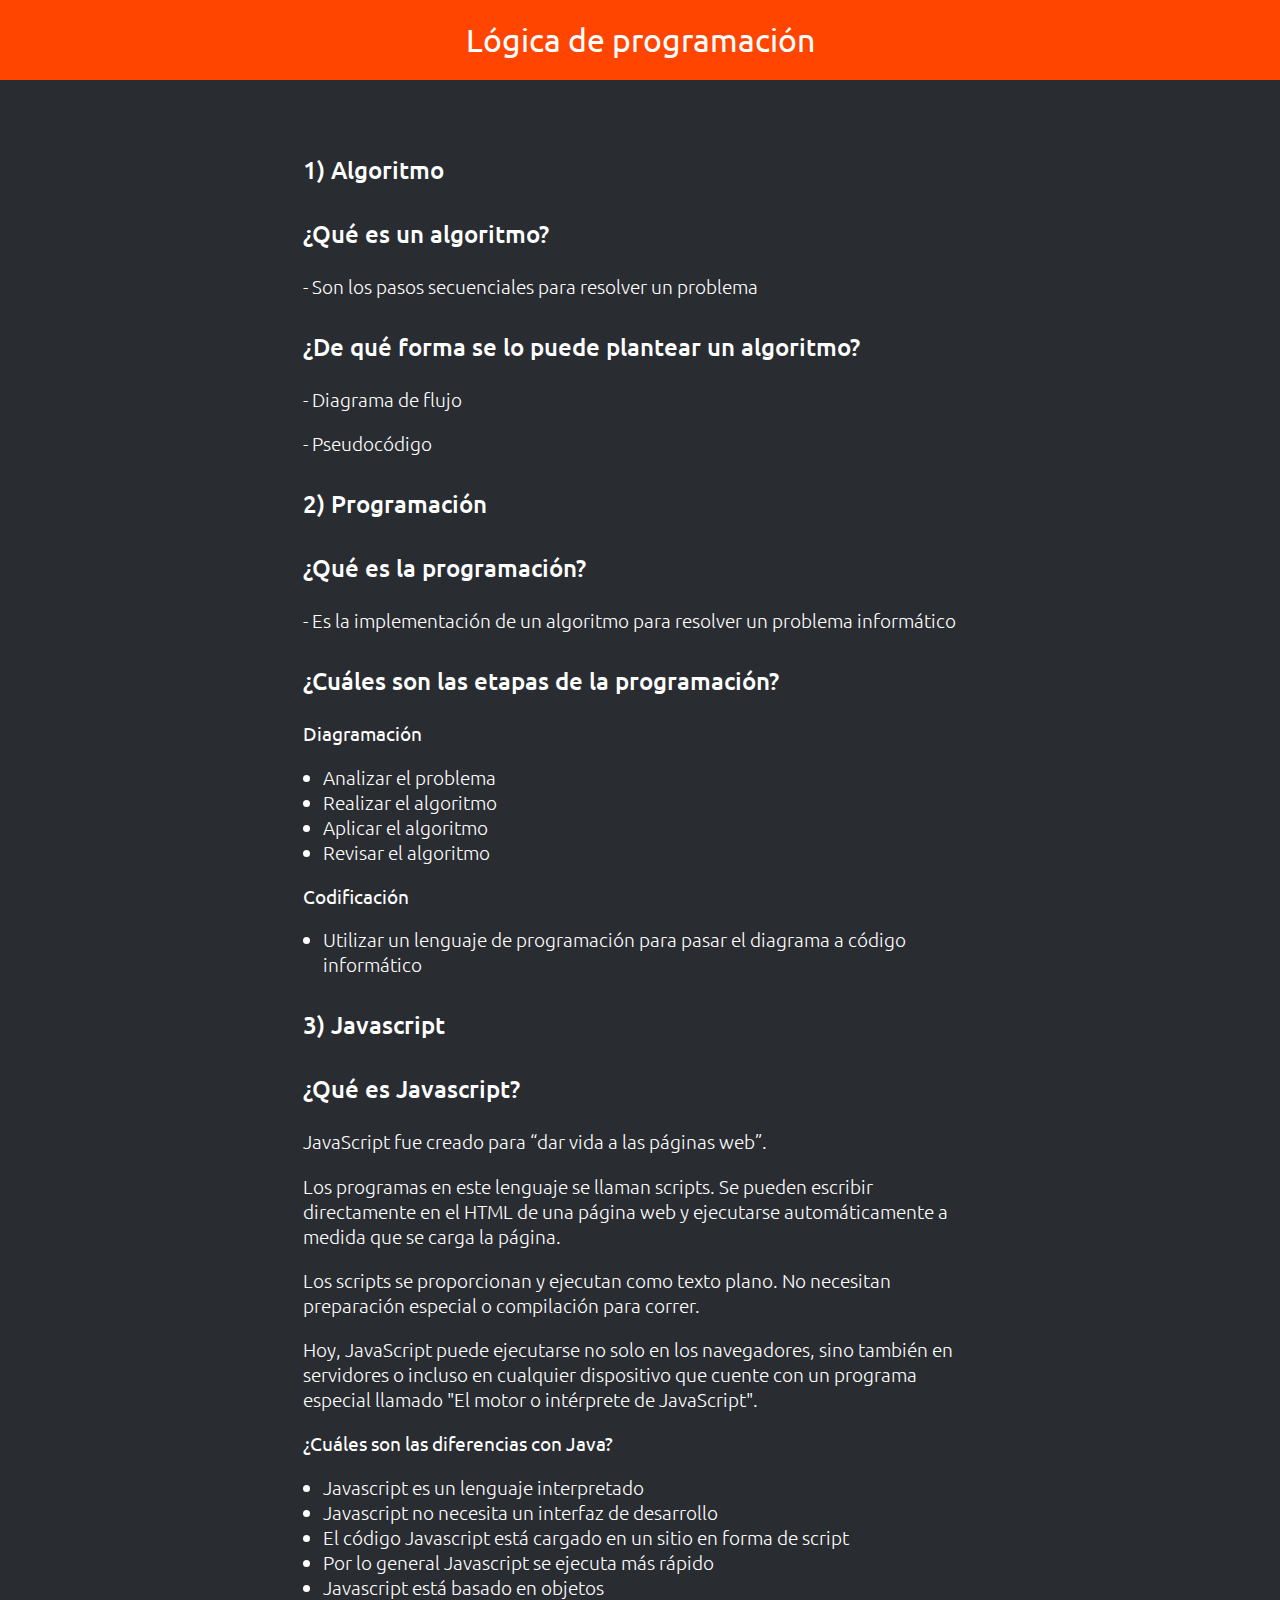
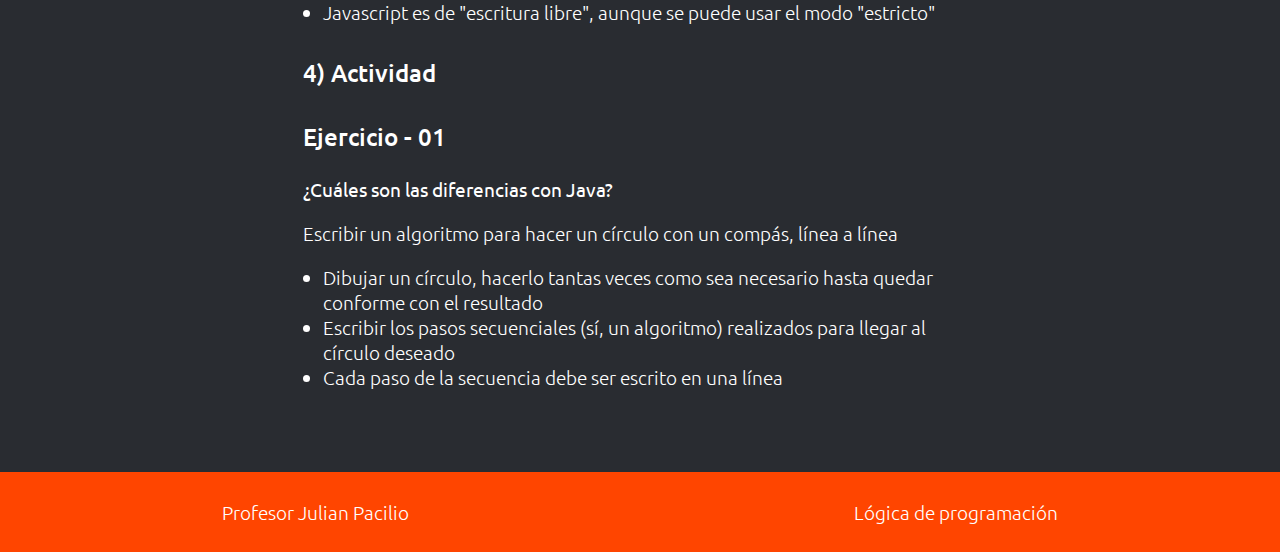
<file: Clase_1/index.html>
<!DOCTYPE html>
<html lang="es">
<head>
    <meta charset="UTF-8">
    <meta name="viewport" content="width=device-width, initial-scale=1.0">
    <link rel="stylesheet" href="css/styles.css">
    <title>Lógica de programación</title>
</head>
<body>
    <header>
        <h1>Lógica de programación</h1>
    </header>
    <main>
        <section>
            <h2>1) Algoritmo</h2>
            <article>
                <h2>¿Qué es un algoritmo?</h2>
                <p>- Son los pasos secuenciales para resolver un problema</p>
            </article>
            <article>
                <h2>¿De qué forma se lo puede plantear un algoritmo?</h2>
                <p>- Diagrama de flujo</p>
                <p>- Pseudocódigo</p>
            </article>
        </section>
        <section>
            <h2>2) Programación</h2>
            <article>
                <h2>¿Qué es la programación?</h2>
                <p>- Es la implementación de un algoritmo para resolver un problema informático</p>
            </article>
            <article>
                <h2>¿Cuáles son las etapas de la programación?</h2>
                <h3>Diagramación</h3>
                <ul>
                    <li>Analizar el problema</li>
                    <li>Realizar el algoritmo</li>
                    <li>Aplicar el algoritmo</li>
                    <li>Revisar el algoritmo</li>
                </ul>
                <h3>Codificación</h3>
                <ul>
                    <li>Utilizar un lenguaje de programación para pasar el diagrama a código informático</li>
                </ul>
            </article>
        </section>
        <section>
            <h2>3) Javascript</h2>
            <article>
                <h2>¿Qué es Javascript?</h2>
                <p>JavaScript fue creado para “dar vida a las páginas web”.</p>
                <p>Los programas en este lenguaje se llaman scripts. Se pueden escribir directamente en el HTML de una página web y ejecutarse automáticamente a medida que se carga la página.</p>
                <p>Los scripts se proporcionan y ejecutan como texto plano. No necesitan preparación especial o compilación para correr.</p>
                <p>Hoy, JavaScript puede ejecutarse no solo en los navegadores, sino también en servidores o incluso en cualquier dispositivo que cuente con un programa especial llamado "El motor o intérprete de JavaScript".</p>
                
                <h3>¿Cuáles son las diferencias con Java?</h3>
                <ul>
                    <li>Javascript es un lenguaje interpretado</li>
                    <li>Javascript no necesita un interfaz de desarrollo</li>
                    <li>El código Javascript está cargado en un sitio en forma de script</li>
                    <li>Por lo general Javascript se ejecuta más rápido</li>
                    <li>Javascript está basado en objetos</li>
                    <li>Javascript es de "escritura libre", aunque se puede usar el modo "estricto"</li>
                </ul>
            </article>
            <section>
                <h2>4) Actividad</h2>
                <article>
                    <h2>Ejercicio - 01</h2>
                    <h3>¿Cuáles son las diferencias con Java?</h3>
                    <p>Escribir un algoritmo para hacer un círculo con un compás, línea a línea</p>
                    <ul>
                        <li> Dibujar un círculo, hacerlo tantas veces como sea necesario hasta quedar conforme con 
                            el resultado</li>
                        <li>Escribir los pasos secuenciales (sí, un algoritmo) realizados para llegar al círculo deseado</li>
                        <li>Cada paso de la secuencia debe ser escrito en una línea</li>
                    </ul>
                </article>
        </section>
    </main>
    <footer>
        <div>
            <p>Profesor Julian Pacilio</p>
        </div>
        <div>
            <p>Lógica de programación</p>
        </div>
    </footer>
</body>
</html>
</file>
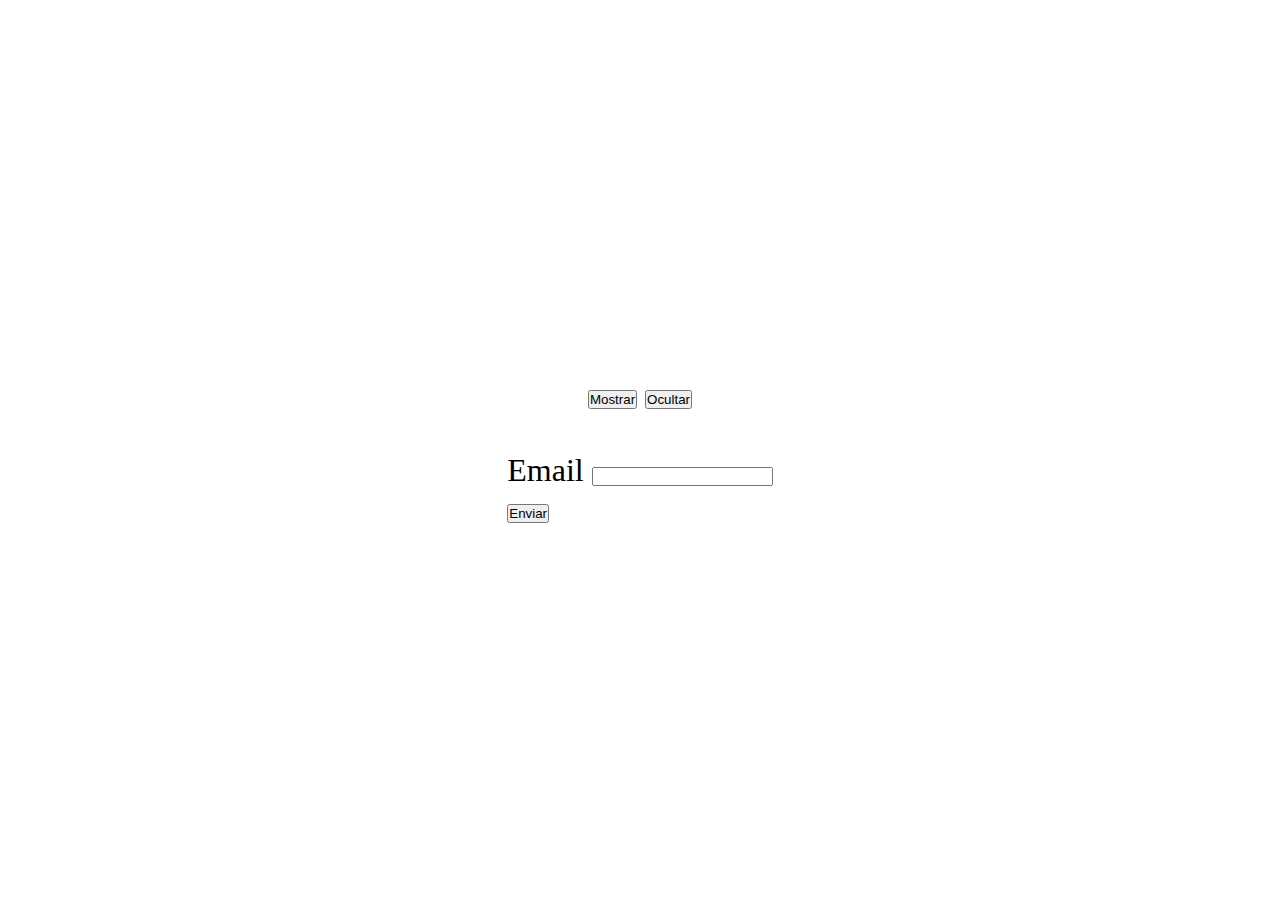
<file: Clase_6/eventos/index.html>
<!DOCTYPE html>
<html lang="en">
<head>
    <meta charset="UTF-8">
    <meta name="viewport" content="width=device-width, initial-scale=1.0">
    <title>Eventos</title>
    <style>
        * {
            margin: 0;
            padding: 0;
            box-sizing: border-box;
        }

        body {
            height: 100vh;
            display: flex;
            flex-direction: column;
            justify-content: center;
            align-items: center;
            margin: 0 auto;
        }

        section  {
            font-size: 2em;
            margin: 20px;
        }

        ul {
            list-style: none;
            display: flex;
            flex-wrap: wrap;
            justify-content: center;
            align-items: center;
            gap: 20px;
        }


    </style>
</head>
<body>
    <section id="elementos" style="display: none;">
        <ul>
            <li class="item item_1"></li>
            <li class="item item_2"></li>
            <li class="item item_3"></li>
            <li class="item item_4"></li>
        </ul>
    </section>
    <section>
        <button id="button_1">Mostrar</button>
        <button id="button_2">Ocultar</button>
    </section>
    <section id="form">
        <form action="#" method="get" enctype="application/x-www-form-urlencoded">
            <div>
                <label for="email">Email</label>
                <input type="text" name="email" id="email">
            </div>
            <div>
                <button type="submit">Enviar</button>
            </div>
        </form>
    </section>
    <script src="js/eventos.js"></script>
</body>
</html>
</file>
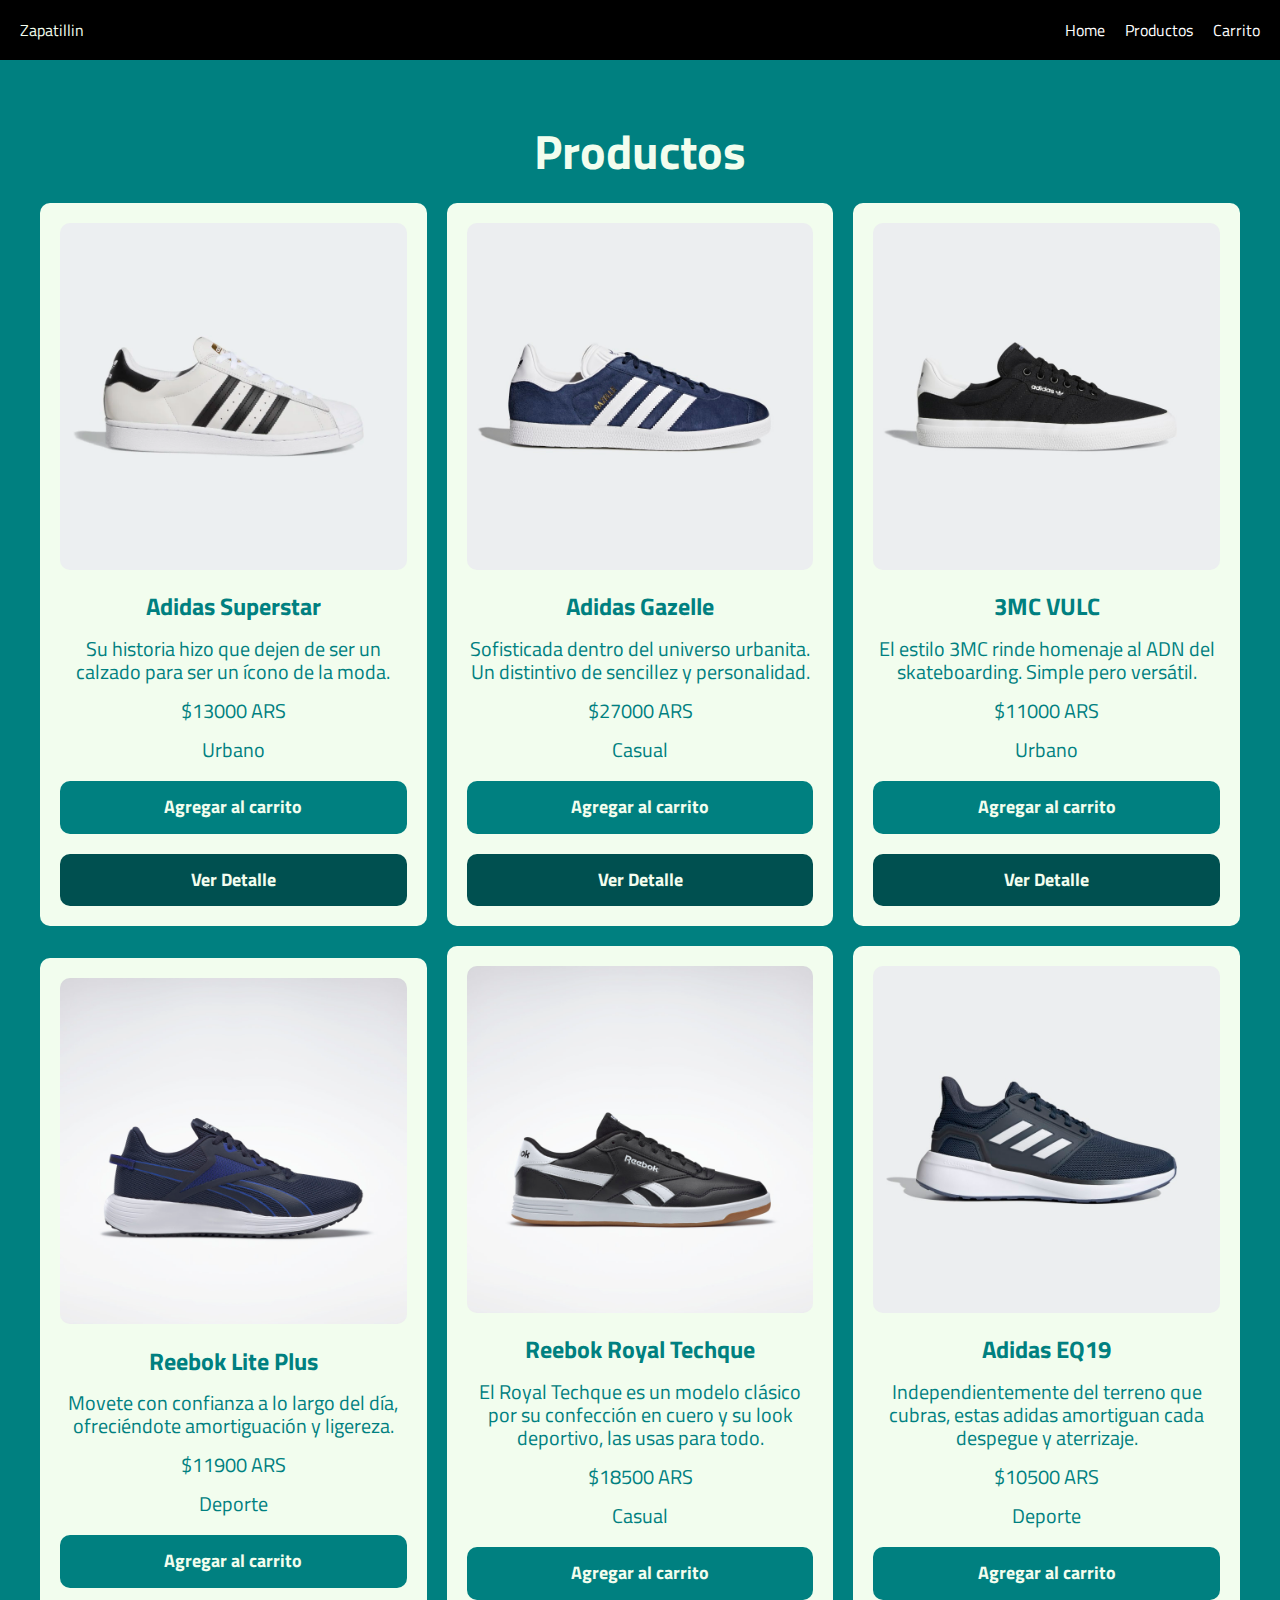
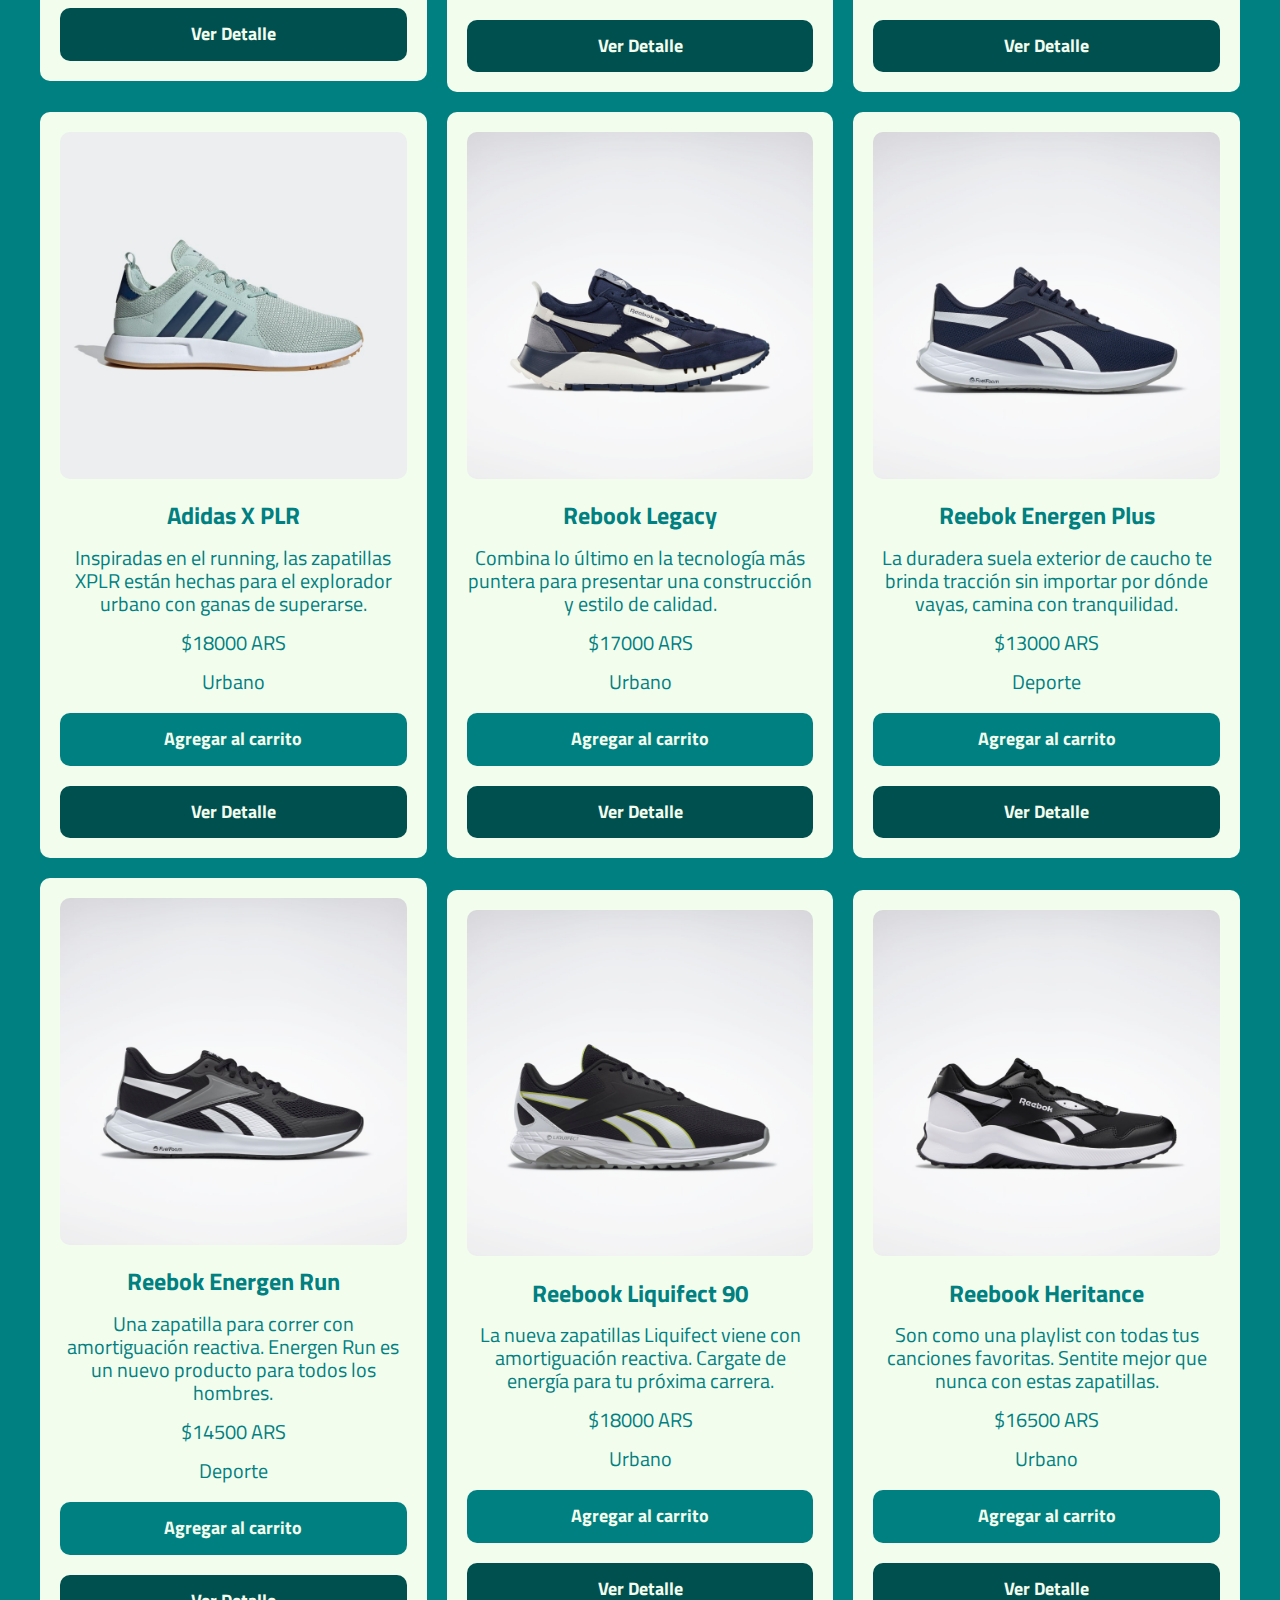
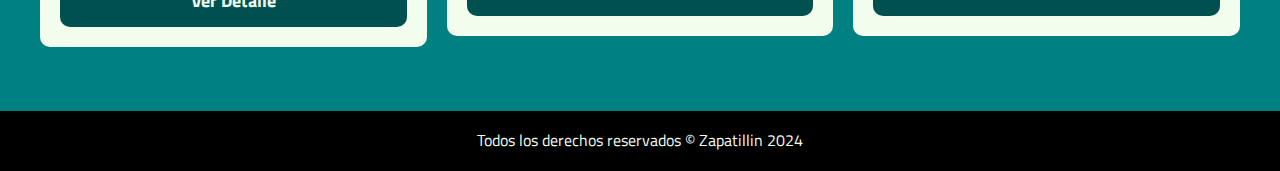
<file: Clase_6/practica/index.html>
<!DOCTYPE html>
<html lang="es">
<head>
    <meta charset="UTF-8">
    <meta name="viewport" content="width=device-width, initial-scale=1.0">
    <link rel="stylesheet" href="css/styles.css">
    <title>JS - Website Dinámica</title>
</head>
<body>
    <header class="hero">
        <div class="logo">
            Zapatillin
        </div>
        <nav>
            <ul class="nav__links">
                <li><a href="#">Home</a></li>
                <li><a href="#">Productos</a></li>
                <li><a href="#">Carrito</a></li>
            </ul>
        </nav>
    </header>
    <main>
        <section id="productos">
            <h2>Productos</h2>
            <!-- <ul class="container__productos">
                <li id="1" class="container__productos__item">
                    <figure class="container__productos__item__img">
                        <img src="./img/01_Adidas_Superstar.jpg" alt="Adidas Superstar">
                    </figure>
                    <div class="container__productos__item__info">
                        <h3>Adidas Superstar</h3>
                        <p>Su historia hizo que dejen de ser un calzado para ser un ícono de la moda.</p>
                        <p>$<span>13000</span></p>
                        <p>Urbano</p>
                    </div>
                    <div class="container__productos__item__botones">
                        <button class="btn">Agregar al carrito</button>
                        <a class="btn" href="#">Ver Detalle</a>
                    </div>
                </li>
                <li id="2" class="container__productos__item">
                    <figure class="container__productos__item__img">
                        <img src="./img/01_Adidas_Superstar.jpg" alt="Adidas Superstar">
                    </figure>
                    <div class="container__productos__item__info">
                        <h3>Adidas Superstar</h3>
                        <p>Su historia hizo que dejen de ser un calzado para ser un ícono de la moda.</p>
                        <span>$13000</span>
                        <p>Urbano</p>
                    </div>
                    <div class="container__productos__item__botones">
                        <button class="btn">Agregar al carrito</button>
                        <a class="btn" href="#">Ver Detalle</a>
                    </div>
                </li>
                <li id="3" class="container__productos__item">
                    <figure class="container__productos__item__img">
                        <img src="./img/01_Adidas_Superstar.jpg" alt="Adidas Superstar">
                    </figure>
                    <div class="container__productos__item__info">
                        <h3>Adidas Superstar</h3>
                        <p>Su historia hizo que dejen de ser un calzado para ser un ícono de la moda.</p>
                        <span>$13000</span>
                        <p>Urbano</p>
                    </div>
                    <div class="container__productos__item__botones">
                        <button class="btn">Agregar al carrito</button>
                        <a class="btn" href="#">Ver Detalle</a>
                    </div>
                </li>
                <li id="4" class="container__productos__item">
                    <figure class="container__productos__item__img">
                        <img src="./img/01_Adidas_Superstar.jpg" alt="Adidas Superstar">
                    </figure>
                    <div class="container__productos__item__info">
                        <h3>Adidas Superstar</h3>
                        <p>Su historia hizo que dejen de ser un calzado para ser un ícono de la moda.</p>
                        <span>$13000</span>
                        <p>Urbano</p>
                    </div>
                    <div class="container__productos__item__botones">
                        <button class="btn">Agregar al carrito</button>
                        <a class="btn" href="#">Ver Detalle</a>
                    </div>
                </li>
                <li id="5" class="container__productos__item">
                    <figure class="container__productos__item__img">
                        <img src="./img/01_Adidas_Superstar.jpg" alt="Adidas Superstar">
                    </figure>
                    <div class="container__productos__item__info">
                        <h3>Adidas Superstar</h3>
                        <p>Su historia hizo que dejen de ser un calzado para ser un ícono de la moda.</p>
                        <span>$13000</span>
                        <p>Urbano</p>
                    </div>
                    <div class="container__productos__item__botones">
                        <button class="btn">Agregar al carrito</button>
                        <a class="btn" href="#">Ver Detalle</a>
                    </div>
                </li>
                <li id="6" class="container__productos__item">
                    <figure class="container__productos__item__img">
                        <img src="./img/01_Adidas_Superstar.jpg" alt="Adidas Superstar">
                    </figure>
                    <div class="container__productos__item__info">
                        <h3>Adidas Superstar</h3>
                        <p>Su historia hizo que dejen de ser un calzado para ser un ícono de la moda.</p>
                        <span>$13000</span>
                        <p>Urbano</p>
                    </div>
                    <div class="container__productos__item__botones">
                        <button class="btn">Agregar al carrito</button>
                        <a class="btn" href="#">Ver Detalle</a>
                    </div>
                </li>
                <li id="7" class="container__productos__item">
                    <figure class="container__productos__item__img">
                        <img src="./img/01_Adidas_Superstar.jpg" alt="Adidas Superstar">
                    </figure>
                    <div class="container__productos__item__info">
                        <h3>Adidas Superstar</h3>
                        <p>Su historia hizo que dejen de ser un calzado para ser un ícono de la moda.</p>
                        <span>$13000</span>
                        <p>Urbano</p>
                    </div>
                    <div class="container__productos__item__botones">
                        <button class="btn">Agregar al carrito</button>
                        <a class="btn" href="#">Ver Detalle</a>
                    </div>
                </li>
                <li id="8" class="container__productos__item">
                    <figure class="container__productos__item__img">
                        <img src="./img/01_Adidas_Superstar.jpg" alt="Adidas Superstar">
                    </figure>
                    <div class="container__productos__item__info">
                        <h3>Adidas Superstar</h3>
                        <p>Su historia hizo que dejen de ser un calzado para ser un ícono de la moda.</p>
                        <span>$13000</span>
                        <p>Urbano</p>
                    </div>
                    <div class="container__productos__item__botones">
                        <button class="btn">Agregar al carrito</button>
                        <a class="btn" href="#">Ver Detalle</a>
                    </div>
                </li>
                <li id="9" class="container__productos__item">
                    <figure class="container__productos__item__img">
                        <img src="./img/01_Adidas_Superstar.jpg" alt="Adidas Superstar">
                    </figure>
                    <div class="container__productos__item__info">
                        <h3>Adidas Superstar</h3>
                        <p>Su historia hizo que dejen de ser un calzado para ser un ícono de la moda.</p>
                        <span>$13000</span>
                        <p>Urbano</p>
                    </div>
                    <div class="container__productos__item__botones">
                        <button class="btn">Agregar al carrito</button>
                        <a class="btn" href="#">Ver Detalle</a>
                    </div>
                </li>
                <li id="10" class="container__productos__item">
                    <figure class="container__productos__item__img">
                        <img src="./img/01_Adidas_Superstar.jpg" alt="Adidas Superstar">
                    </figure>
                    <div class="container__productos__item__info">
                        <h3>Adidas Superstar</h3>
                        <p>Su historia hizo que dejen de ser un calzado para ser un ícono de la moda.</p>
                        <span>$13000</span>
                        <p>Urbano</p>
                    </div>
                    <div class="container__productos__item__botones">
                        <button class="btn">Agregar al carrito</button>
                        <a class="btn" href="#">Ver Detalle</a>
                    </div>
                </li>
                <li id="11" class="container__productos__item">
                    <figure class="container__productos__item__img">
                        <img src="./img/01_Adidas_Superstar.jpg" alt="Adidas Superstar">
                    </figure>
                    <div class="container__productos__item__info">
                        <h3>Adidas Superstar</h3>
                        <p>Su historia hizo que dejen de ser un calzado para ser un ícono de la moda.</p>
                        <span>$13000</span>
                        <p>Urbano</p>
                    </div>
                    <div class="container__productos__item__botones">
                        <button class="btn">Agregar al carrito</button>
                        <a class="btn" href="#">Ver Detalle</a>
                    </div>
                </li>
                <li id="12" class="container__productos__item">
                    <figure class="container__productos__item__img">
                        <img src="./img/01_Adidas_Superstar.jpg" alt="Adidas Superstar">
                    </figure>
                    <div class="container__productos__item__info">
                        <h3>Adidas Superstar</h3>
                        <p>Su historia hizo que dejen de ser un calzado para ser un ícono de la moda.</p>
                        <span>$13000</span>
                        <p>Urbano</p>
                    </div>
                    <div class="container__productos__item__botones">
                        <button class="btn">Agregar al carrito</button>
                        <a class="btn" href="#">Ver Detalle</a>
                    </div>
                </li>
            </ul> -->
            <ul id="lista__productos" class="container__productos"></ul>
        </section>
        <!-- <section>
            <form action="#" method="get" enctype="application/x-www-form-urlencoded">
                <div>
                    <label for="email"></label>
                    <input type="text" name="email" id="email">
                </div>
                <div>
                    <button type="submit">Enviar</button>
                </div>
            </form>
        </section> -->
    </main>
    <footer>
        <p>
            Todos los derechos reservados &copy; Zapatillin 2024
        </p>
    </footer>
    <script src="js/main.js"></script>
</body>
</html>
</file>
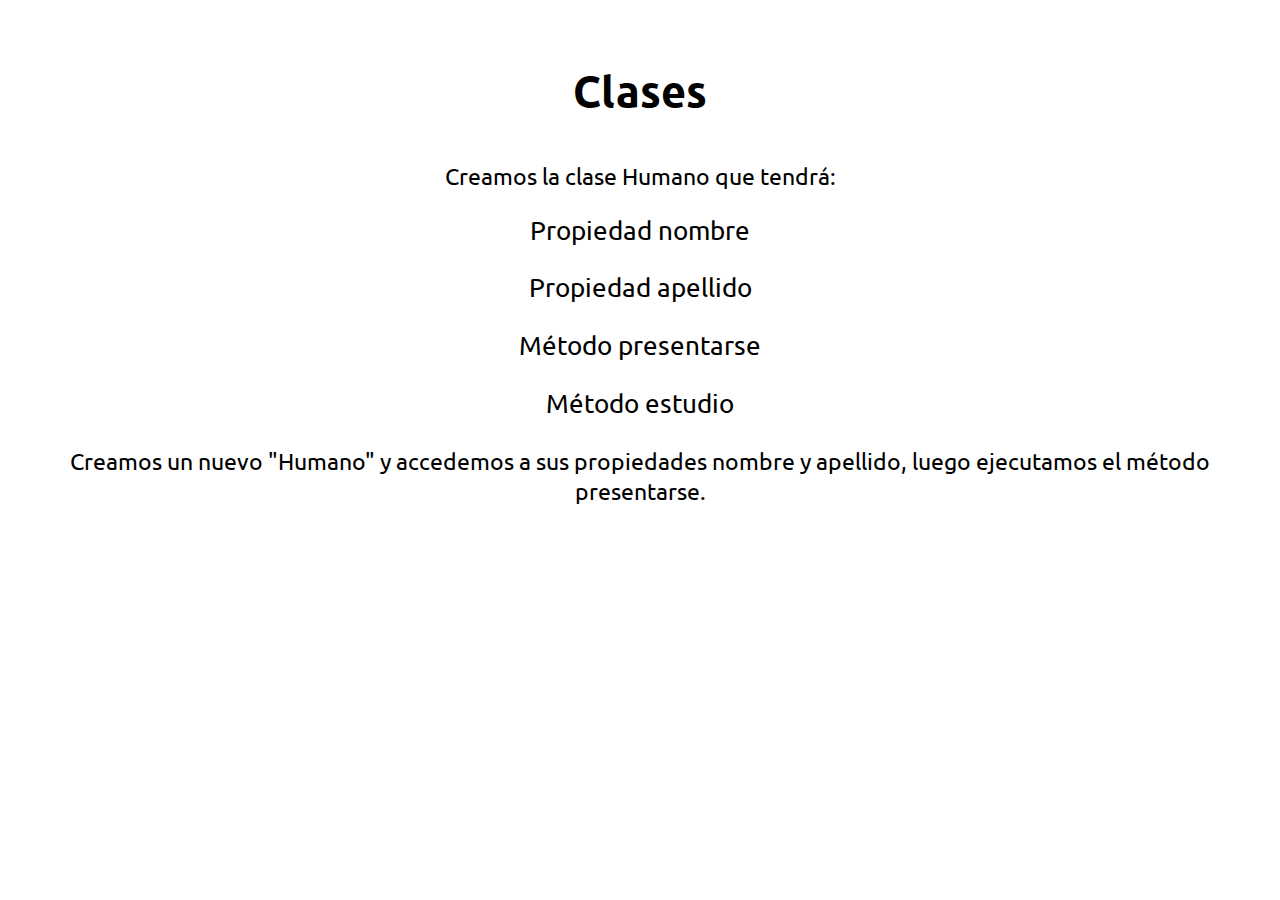
<file: Clase_5/clases-ejemplo-1.html>
<!DOCTYPE html>
<html lang="es">
<head>
    <meta charset="UTF-8">
    <meta name="viewport" content="width=device-width, initial-scale=1.0">
    <title>Clase 5 - Intro a front - Javascript</title>
    <link rel="stylesheet" href="css/styles.css">
</head>
<body>
    <main>
        <h2>Clases</h2>
        <p>Creamos la clase Humano que tendrá:</p>
        <ul>
            <li>Propiedad nombre</li>
            <li>Propiedad apellido</li>
            <li>Método presentarse</li>
            <li>Método estudio</li>
        </ul>
        <p>Creamos un nuevo "Humano" y accedemos a sus propiedades nombre y apellido, luego ejecutamos el método presentarse.</p>
        <script src="js/Clases/ejemplo-1-1.js"></script>
    </main>
</body>
</html>
</file>
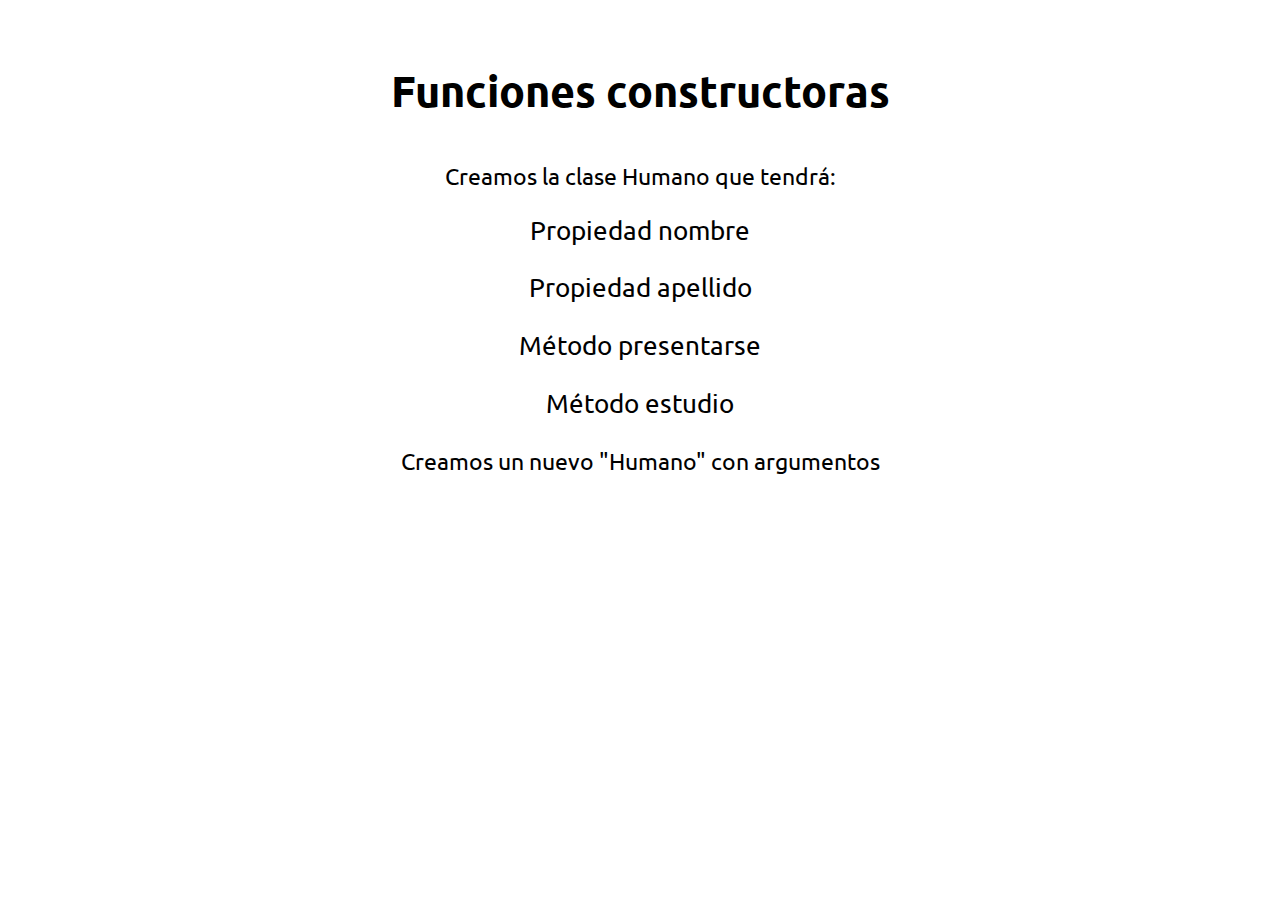
<file: Clase_5/clases-ejemplo-2.html>
<!DOCTYPE html>
<html lang="es">
<head>
    <meta charset="UTF-8">
    <meta name="viewport" content="width=device-width, initial-scale=1.0">
    <title>Clase 5 - Intro a front - Javascript</title>
    <link rel="stylesheet" href="css/styles.css">
</head>
<body>
    <main>
        <h2>Funciones constructoras</h2>
        <p>Creamos la clase Humano que tendrá:</p>
        <ul>
            <li>Propiedad nombre</li>
            <li>Propiedad apellido</li>
            <li>Método presentarse</li>
            <li>Método estudio</li>
        </ul>
        <p>Creamos un nuevo "Humano" con argumentos</p>
        <script src="js/Clases/ejemplo-2-1.js"></script>
    </main>
</body>
</html>
</file>
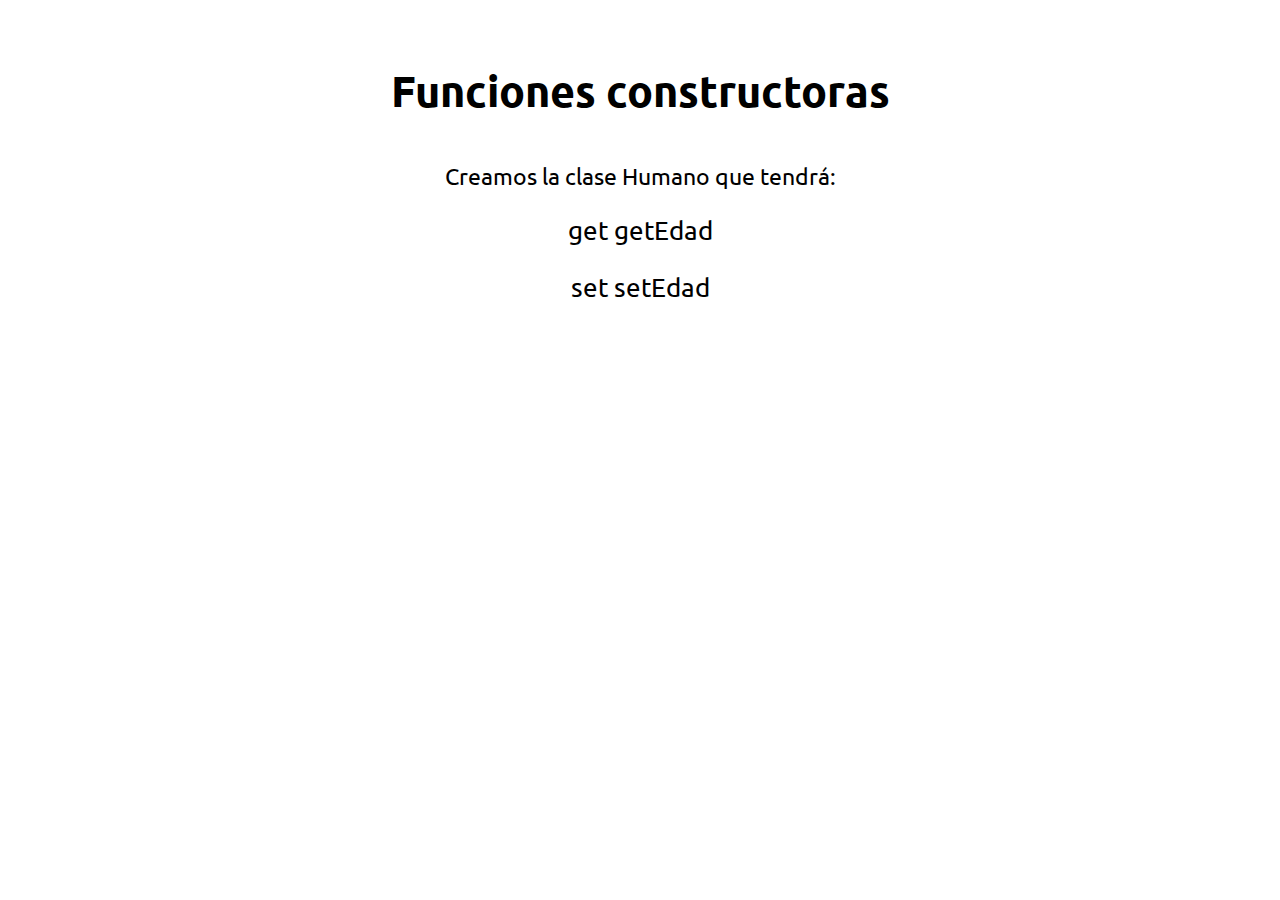
<file: Clase_5/clases-ejemplo-3.html>
<!DOCTYPE html>
<html lang="es">
<head>
    <meta charset="UTF-8">
    <meta name="viewport" content="width=device-width, initial-scale=1.0">
    <title>Clase 5 - Intro a front - Javascript</title>
    <link rel="stylesheet" href="css/styles.css">
</head>
<body>
    <main>
        <h2>Funciones constructoras</h2>
        <p>Creamos la clase Humano que tendrá:</p>
        <ul>
            <li>get getEdad</li>
            <li>set setEdad</li>
        </ul>
        <script src="js/Clases/ejemplo-3-1.js"></script>
    </main>
</body>
</html>
</file>
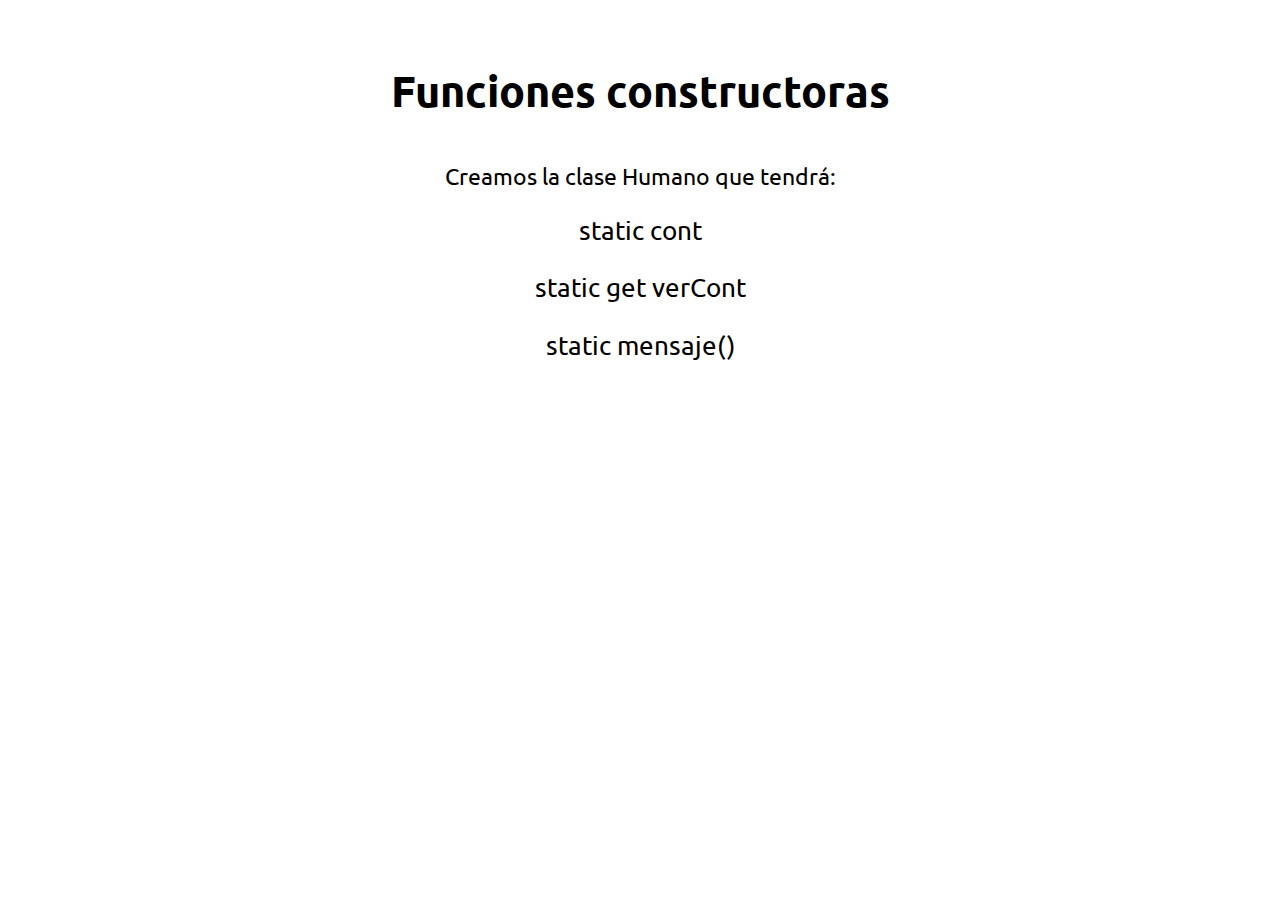
<file: Clase_5/clases-ejemplo-4.html>
<!DOCTYPE html>
<html lang="es">
<head>
    <meta charset="UTF-8">
    <meta name="viewport" content="width=device-width, initial-scale=1.0">
    <title>Clase 5 - Intro a front - Javascript</title>
    <link rel="stylesheet" href="css/styles.css">
</head>
<body>
    <main>
        <h2>Funciones constructoras</h2>
        <p>Creamos la clase Humano que tendrá:</p>
        <ul>
            <li>static cont</li>
            <li>static get verCont</li>
            <li>static mensaje()</li>
        </ul>
        <script src="js/Clases/ejemplo-4-1.js"></script>
    </main>
</body>
</html>
</file>
<file: Clase_1/css/styles.css>
@import url('https://fonts.googleapis.com/css2?family=Ubuntu:wght@300;400;500&display=swap');

* {
    padding: 0;
    margin: 0;
    box-sizing: border-box;
    font-family: 'Ubuntu', sans-serif;
    font-weight: 400;
}

:is(header, footer) {
    background-color: orangered;
    color: white;
    height: 80px;
    display: flex;
    justify-content: center;
    align-items: center;
}

body {
    background-color: #292c31;
    color: white;
}

main {
    min-height: calc(100vh - 160px);
    max-width: 75ch;
    margin: 0 auto;
    padding: 50px 0;
}

footer {
    justify-content: space-around;
}

article {
    margin: 2em 0;
}

:is(h2, h3, p) {
    margin: 1em 0;
}

:is(p, li) {
    font-size: 1.2em;
}

:is(p, li) {
    font-weight: 300;
}

li {
    margin-left: 20px;
}

h2 {
    font-weight: 500;
}
</file>
<file: Clase_5/css/styles.css>
@import url('https://fonts.googleapis.com/css2?family=Ubuntu:wght@400;500&display=swap');

* {
    box-sizing: border-box;
    margin: 0;
    padding: 0;
    font-family: 'Ubuntu', sans-serif;
    font-size: 1.1em;
}

ul {
    list-style: none;
}

main {
    padding: 20px;
}

h2 {
    font-size: 2em;
    text-align: center;
    margin: 1em 0;
}

p, li {
    margin-bottom: 1em;
}

#info, li, p{
    text-align: center;
}
</file>
<file: Clase_6/practica/css/styles.css>
@import url(../css/normalize.css);
@import url('https://fonts.googleapis.com/css2?family=Titillium+Web:wght@400;700&display=swap');

:root {
    --primary-color: #f2fdee;
    --secondary-color: #008080;
}

* {
    padding: 0;
    margin: 0;
    box-sizing: border-box;
    font-family: 'Titillium Web', sans-serif;
}

body {
    background-color: var(--secondary-color);
}

ul {
    list-style: none;
}

a {
    text-decoration: none;
}

img {
    width: 100%;
}

.btn {
    display: block;
    font-weight: bold;
    font-size: 18px;
    padding: 16px;
    border: 0;
    border-radius: 10px;
    background-color: var(--secondary-color);
    color: var(--primary-color);
    cursor: pointer;
}

.btn:hover {
    /* box-shadow: 1px 1px 26px -4px rgba(71,71,71,0.57); */
    background-color: rgb(140, 140, 140);
    box-shadow: 0px 15px 20px rgba(80, 80, 80, 0.4);
    transition-delay: 3ms;
}

.hero {
    height: 60px;
    text-align: center;
    background-color: black;
    padding: 20px;
    display: flex;
    align-items: center;
    color: var(--primary-color);
}

header nav ul li a {
    color: white;
}

footer { 
    height: 60px;
    text-align: center;
    background-color: black;
    padding: 20px;
}

footer p {
    color: var(--primary-color);
    text-align: center;
}

nav {
    width: 100%;
}

.nav__links {
    display: flex;
    justify-content: flex-end;
    gap: 20px;
}


section {
    min-width: 300px;
    max-width: 75pc;
    margin: 4em auto;
}

h2 {
    color: var(--primary-color);
    text-align: center;
    margin: 24px;
    font-size: 3em;
}

.container__productos {
    display: flex;
    flex-wrap: wrap;
    justify-content: center;
    align-items: center;
    gap: 20px;
}

.container__productos__item {
    flex: 300px;
    padding: 20px;
    background-color: var(--primary-color);
    color: var(--secondary-color);
    border-radius: 10px;
}

.container__productos__item__img img {
    border-radius: 10px;
}

.container__productos__item__info {
    display: flex;
    flex-direction: column;
    text-align: center;
    gap: 16px;
    margin: 20px 0;
}

.container__productos__item__info h3 {
    font-size: 24px;
}

.container__productos__item__info p {
    font-size: 20px;
}

.container__productos__item__info span {
    font-size: 20px;
    font-weight: bold;
}

.container__productos__item__botones {
    display: flex;
    flex-direction: column;
    gap: 20px;
}

.container__productos__item__botones a {
    text-align: center;
    background: rgb(0, 80, 80);
}
</file>
